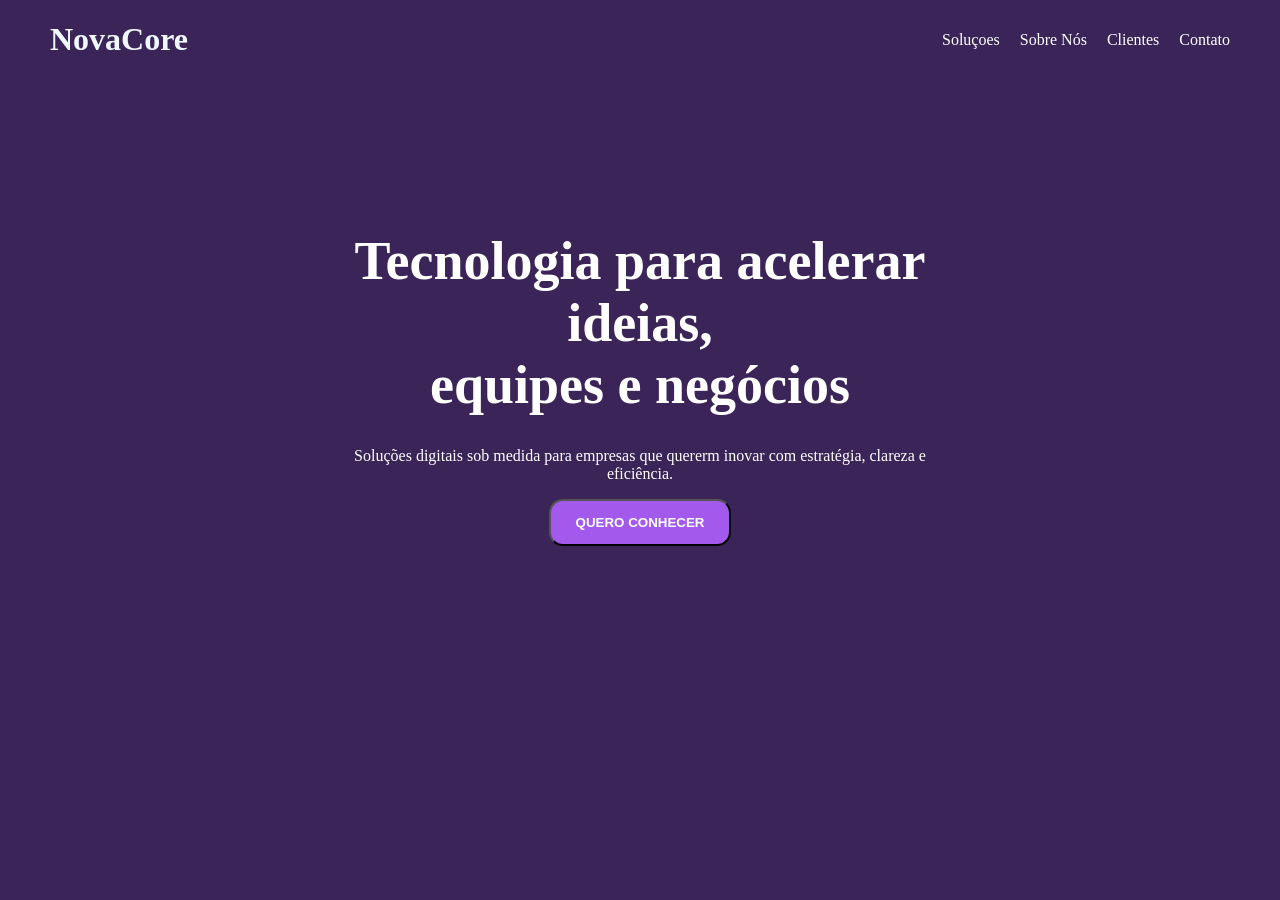
<file: index.html>
<!DOCTYPE html>
<html lang="Pt-br">
<head>
    <meta charset="UTF-8">
    <meta name="viewport" content="width=device-width, initial-scale=1.0">
    <link rel="stylesheet" href=".\style.css">
    <title>Document</title>
</head>
<body>

    <header >
      <div class="logo">
         <h1>NovaCore</h1>
        </div>
        <nav>
            <a href="">Soluçoes</a>
            <a href="">Sobre Nós</a>
            <a href="">Clientes</a>
            <a href="">Contato</a>
        </nav>
    </header>
    

    <section class="container">
        <h1>Tecnologia para acelerar <br>ideias,<br> equipes e negócios</h1>
        <p>Soluções digitais sob medida para empresas que quererm inovar com estratégia, clareza e <br>eficiência.</p>
        <button>QUERO CONHECER</button>
    </section>
    

</body>
</html>
</file>
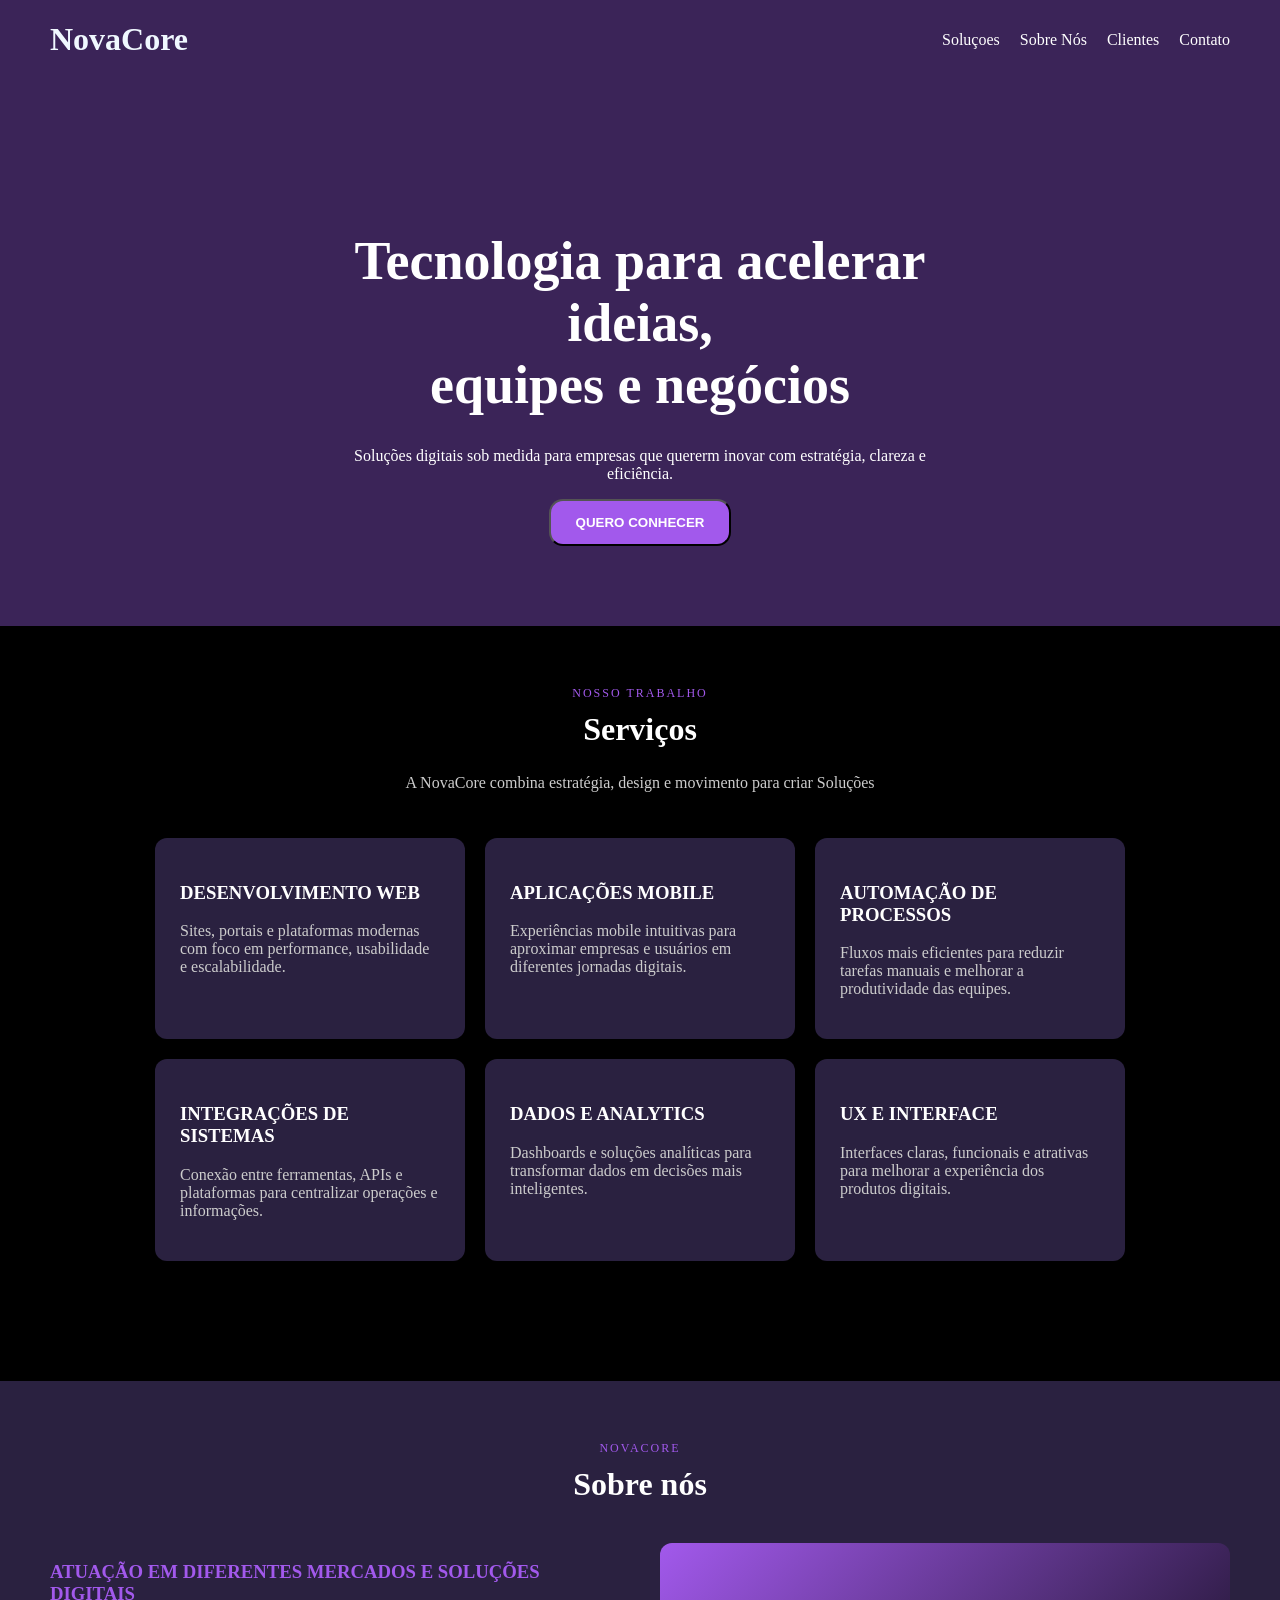
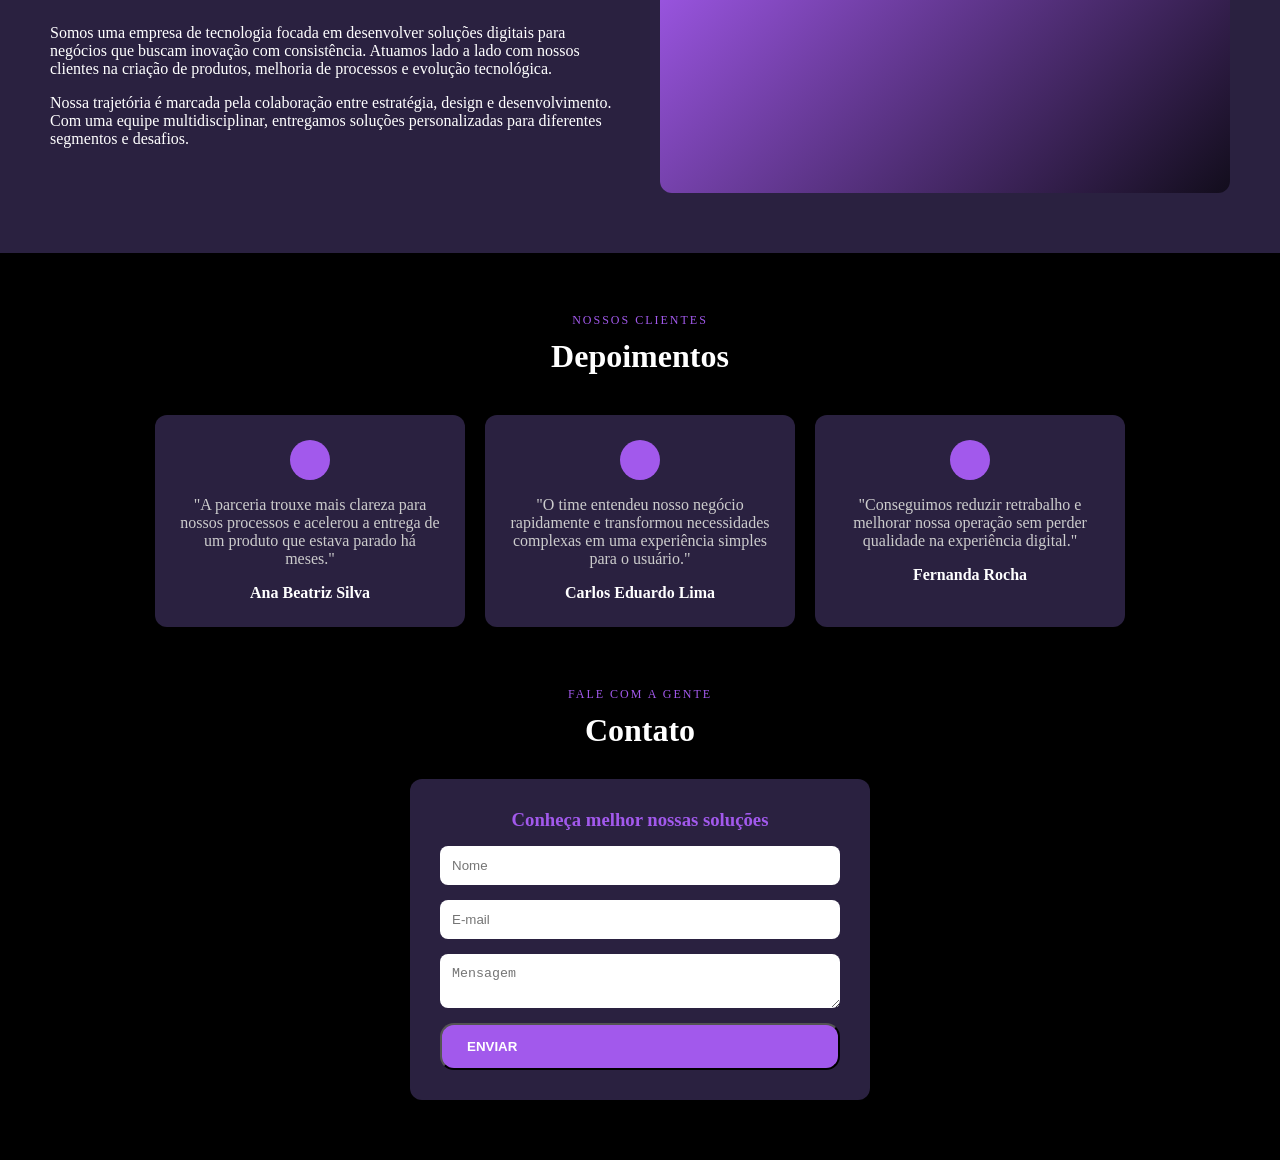
<file: revisao/index.html>
<!DOCTYPE html>
<html lang="Pt-br">
<head>
    <meta charset="UTF-8">
    <meta name="viewport" content="width=device-width, initial-scale=1.0">
    <link rel="stylesheet" href=".\style.css">
    <title>Document</title>
</head>
<body>

    <header >
      <div class="logo">
         <h1>NovaCore</h1>
        </div>
        <nav>
            <a href="">Soluçoes</a>
            <a href="">Sobre Nós</a>
            <a href="">Clientes</a>
            <a href="">Contato</a>
        </nav>
    </header>


    <section class="container">
        <h1>Tecnologia para acelerar <br>ideias,<br> equipes e negócios</h1>
        <p>Soluções digitais sob medida para empresas que quererm inovar com estratégia, clareza e <br>eficiência.</p>
        <button>QUERO CONHECER</button>
    </section>

    <section class="container2">
            <header>
                <span class="titulo">NOSSO TRABALHO</span>
                <h2 class="subtitulo">Serviços</h2>
                <p class="descricao">A NovaCore combina estratégia, design e movimento para criar Soluções</p>
            </header>

            <div class="cards">
                <div class="card">
                    <h3>DESENVOLVIMENTO WEB</h3>
                    <p>Sites, portais e plataformas modernas com foco em performance, usabilidade e escalabilidade.</p>
                </div>
                <div class="card">
                    <h3>APLICAÇÕES MOBILE</h3>
                    <p>Experiências mobile intuitivas para aproximar empresas e usuários em diferentes jornadas digitais.</p>
                </div>
                <div class="card">
                    <h3>AUTOMAÇÃO DE PROCESSOS</h3>
                    <p>Fluxos mais eficientes para reduzir tarefas manuais e melhorar a produtividade das equipes.</p>
                </div>
                <div class="card">
                    <h3>INTEGRAÇÕES DE SISTEMAS</h3>
                    <p>Conexão entre ferramentas, APIs e plataformas para centralizar operações e informações.</p>
                </div>
                <div class="card">
                    <h3>DADOS E ANALYTICS</h3>
                    <p>Dashboards e soluções analíticas para transformar dados em decisões mais inteligentes.</p>
                </div>
                <div class="card">
                    <h3>UX E INTERFACE</h3>
                    <p>Interfaces claras, funcionais e atrativas para melhorar a experiência dos produtos digitais.</p>
                </div>
            </div>
    </section>

    <section class="sobre">
        <span class="titulo">NOVACORE</span>
        <h2 class="subtitulo">Sobre nós</h2>
        <div class="sobre-conteudo">
            <div class="sobre-texto">
                <h3>ATUAÇÃO EM DIFERENTES MERCADOS E SOLUÇÕES DIGITAIS</h3>
                <p>Somos uma empresa de tecnologia focada em desenvolver soluções digitais para negócios que buscam inovação com consistência. Atuamos lado a lado com nossos clientes na criação de produtos, melhoria de processos e evolução tecnológica.</p>
                <p>Nossa trajetória é marcada pela colaboração entre estratégia, design e desenvolvimento. Com uma equipe multidisciplinar, entregamos soluções personalizadas para diferentes segmentos e desafios.</p>
            </div>
            <div class="sobre-imagem"></div>
        </div>
    </section>

    <section class="depoimentos">
        <span class="titulo">NOSSOS CLIENTES</span>
        <h2 class="subtitulo">Depoimentos</h2>
        <div class="cards">
            <div class="card depoimento">
                <div class="foto"></div>
                <p>"A parceria trouxe mais clareza para nossos processos e acelerou a entrega de um produto que estava parado há meses."</p>
                <strong>Ana Beatriz Silva</strong>
            </div>
            <div class="card depoimento">
                <div class="foto"></div>
                <p>"O time entendeu nosso negócio rapidamente e transformou necessidades complexas em uma experiência simples para o usuário."</p>
                <strong>Carlos Eduardo Lima</strong>
            </div>
            <div class="card depoimento">
                <div class="foto"></div>
                <p>"Conseguimos reduzir retrabalho e melhorar nossa operação sem perder qualidade na experiência digital."</p>
                <strong>Fernanda Rocha</strong>
            </div>
        </div>

        <span class="titulo">FALE COM A GENTE</span>
        <h2 class="subtitulo">Contato</h2>
        <form class="contato">
            <h3>Conheça melhor nossas soluções</h3>
            <input type="text" placeholder="Nome">
            <input type="email" placeholder="E-mail">
            <textarea placeholder="Mensagem"></textarea>
            <button>ENVIAR</button>
        </form>
    </section>

</body>
</html>
</file>
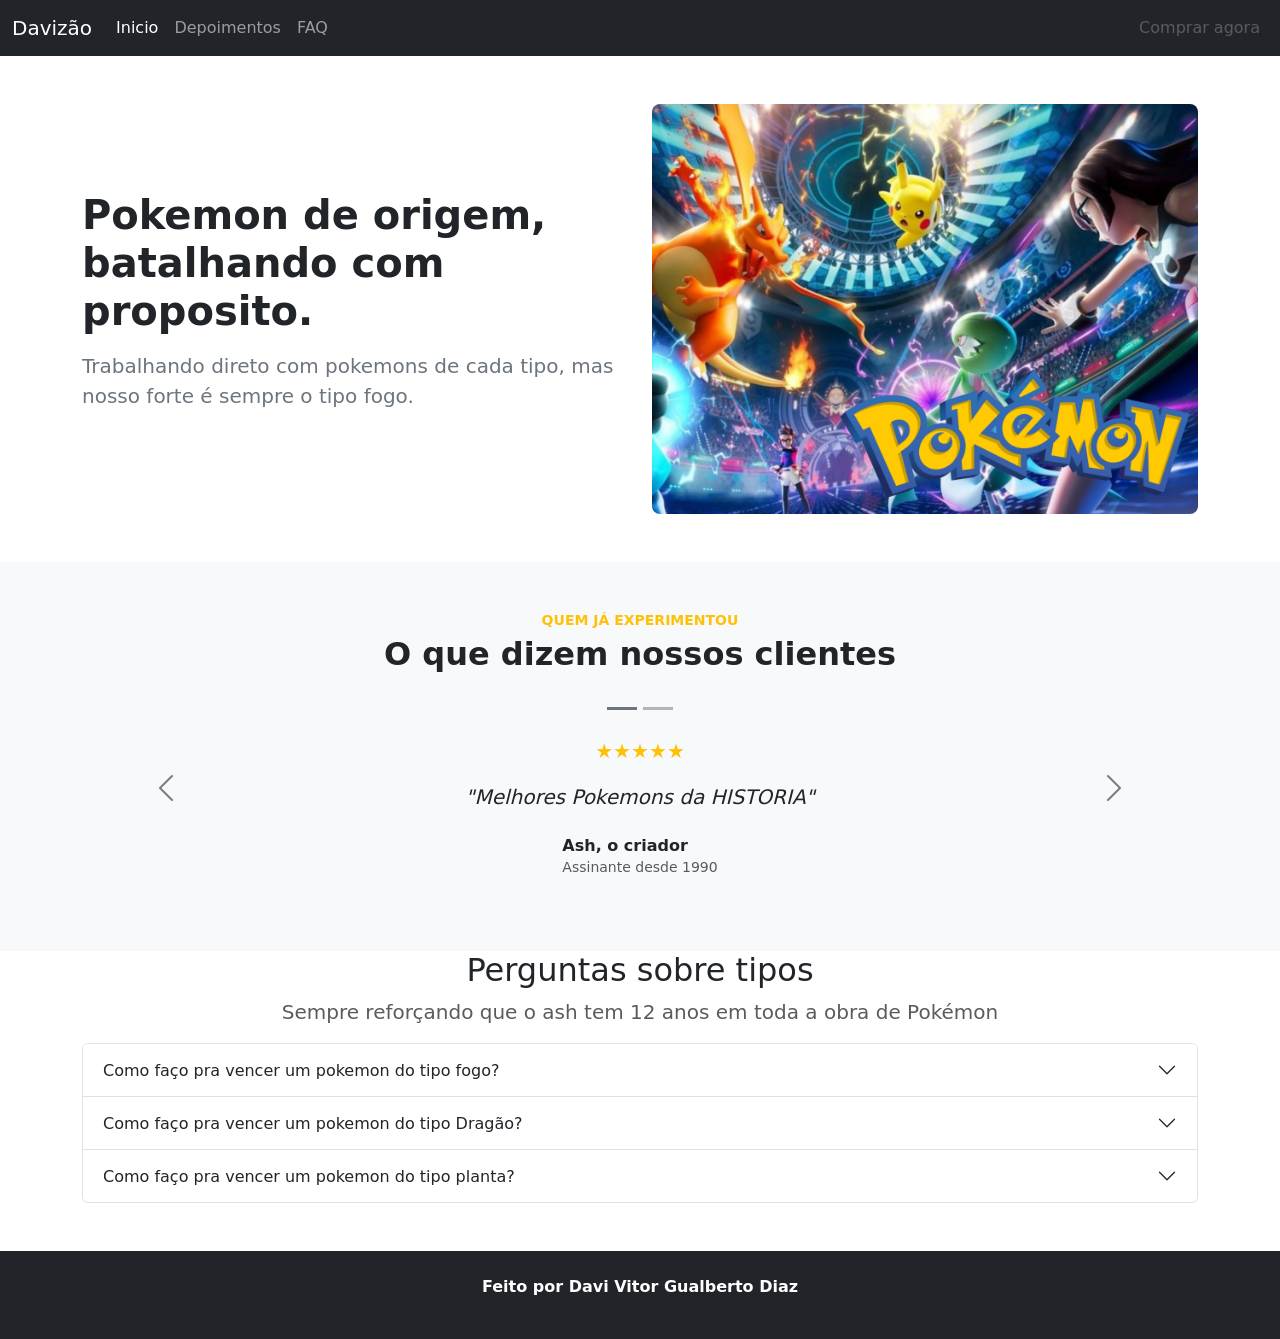
<file: indexboots.html>
<!DOCTYPE html>
<html lang="Pt-br">
<head>
    <meta charset="UTF-8">
    <meta name="viewport" content="width=device-width, initial-scale=1.0">
<link href="https://cdn.jsdelivr.net/npm/bootstrap@5.3.8/dist/css/bootstrap.min.css" rel="stylesheet"
    integrity="sha384-sRIl4kxILFvY47J16cr9ZwB07vP4J8+LH7qKQnuqkuIAvNWLzeN8tE5YBujZqJLB" crossorigin="anonymous">
    <link rel="stylesheet" href="./stylee.css">
    <title>Landing Pagee</title>
</head>
<body>
    

    <nav class="navbar navbar-expand-lg bg-dark " data-bs-theme="dark" >
        <div class="container-fluid">
            <a class="navbar-brand" href="#" >Davizão</a>
            <button class="navbar-toggler" type="button" data-bs-toggle="collapse" data-bs-target="#navbarNavAltMarkup"
                aria-controls="navbarNavAltMarkup" aria-expanded="false" aria-label="Toggle navigation" >
                <span class="navbar-toggler-icon"></span>
            </button>
            <div class="collapse navbar-collapse" id="navbarNavAltMarkup">
    
            <div class="navbar-nav w-100">
                <a class="nav-link active" aria-current="page" href="#">Inicio</a>
                <a class="nav-link" href="#">Depoimentos</a>
                <a class="nav-link" href="#">FAQ</a>
                <a class="nav-link disabled lead ms-auto " aria-disabled="true">Comprar agora</a>
            </div>
        </div>
        </div>
    </nav>

   <div class="container my-5">
  <div class="row align-items-center g-4">
    
    
    <div class="col-12 col-md-6">
      <h1 class="fw-bold display-6 mb-3">
        Pokemon de origem, <br> batalhando com proposito.
      </h1>
      <p class="lead text-secondary">
        Trabalhando direto com pokemons de cada tipo, mas nosso forte é sempre o tipo fogo.
      </p>
    </div>

    
    <div class="col-12 col-md-6 text-center text-md-end">
      <img src="./Pokmon-Champions-Free-to-Start-q82-w2560-h.webp" alt="Pokémon" class="img-fluid rounded-3">
    </div>

  </div>
</div>


  


<section class="py-5 bg-light text-center">
  <div class="container mb-4">
    
    
    <p class="text-uppercase text-warning fw-semibold small tracking-wide mb-1">
      QUEM JÁ EXPERIMENTOU
    </p>
    <h2 class="fw-bold mb-4">
      O que dizem nossos clientes
    </h2>

    
    <div id="carouselDepoimentos" class="carousel slide" data-bs-ride="carousel">
      
      
      <div class="carousel-indicators position-relative mt-4">
        <button type="button" data-bs-target="#carouselDepoimentos" data-bs-slide-to="0" class="active bg-secondary" aria-current="true" aria-label="Slide 1"></button>
        <button type="button" data-bs-target="#carouselDepoimentos" data-bs-slide-to="1" class="bg-secondary" aria-label="Slide 2"></button>
      </div>

      <div class="carousel-inner px-5">
        
       
        <div class="carousel-item active">
          <div class="row justify-content-center">
            <div class="col-md-8 col-lg-6">
              <div class="text-warning mb-3 fs-5">
                ★★★★★
              </div>
              <p class="fs-5 fst-italic text-dark mb-4">
                "Melhores Pokemons da HISTORIA"
              </p>
              <div class="d-flex align-items-center justify-content-center gap-3">
                <div class="text-start">
                  <h6 class="fw-bold mb-0">Ash, o criador</h6>
                  <small class="text-muted">Assinante desde 1990</small>
                </div>
              </div>
            </div>
          </div>
        </div>

        
        <div class="carousel-item">
          <div class="row justify-content-center">
            <div class="col-md-8 col-lg-6">
              <div class="text-warning mb-3 fs-5">
                ★★★★★
              </div>
              <p class="fs-5 fst-italic text-dark mb-4">
                "Como não batalhar com pokemons de OTIMA qualidaade"
              </p>
              <div class="d-flex align-items-center justify-content-center gap-3">
                <div class="text-start">
                  <h6 class="fw-bold mb-0">Davi, the creator</h6>
                  <small class="text-muted">Assinante desde A.C</small>
                </div>
              </div>
            </div>
          </div>
        </div>

      </div>

      <!--botoes de proximo e anterior-->
      <button class="carousel-control-prev" type="button" data-bs-target="#carouselDepoimentos" data-bs-slide="prev">
        <span class="carousel-control-prev-icon" style="filter: invert(1);" aria-hidden="true"></span>
        <span class="visually-hidden">Anterior</span>
      </button>

      <button class="carousel-control-next" type="button" data-bs-target="#carouselDepoimentos" data-bs-slide="next">
        <span class="carousel-control-next-icon" style="filter: invert(1);" aria-hidden="true"></span>
        <span class="visually-hidden">Próximo</span>
      </button>
      <!--acabou os botoes-->

    </div>
  </div>
    

  </section>
<!--começar o acordeao-->

    <section class="gap-3">
        <div class="container mb-5">
          <div class="text-center">
             <h2>Perguntas sobre tipos</h2>
             <p class="lead text-muted">Sempre reforçando que o ash tem 12 anos em toda a obra de Pokémon</p>
        </div>

        <div class="accordion" id="chapters">
  <div class="accordion-item">
    <h2 class="accordion-header " id="heading">
      <button class="accordion-button collapsed" type="button" data-bs-toggle="collapse" data-bs-target="#flush-collapseOne" aria-expanded="false" aria-controls="flush-collapseOne">
        Como faço pra vencer um pokemon do tipo fogo?
      </button>
    </h2>
    <div id="flush-collapseOne" class="accordion-collapse collapse" data-bs-parent="#accordionFlush">
      <div class="accordion-body">Para vencer um pokemon tem que usar a fraqueza dele que é Agua. Exemplo: Greninja vs Charizard, quem ganha? (o Greninja vai ganhar pois é do tipo Agua)</div>
    </div>
  </div>
  <div class="accordion-item">
    <h2 class="accordion-header">
      <button class="accordion-button collapsed" type="button" data-bs-toggle="collapse" data-bs-target="#flush-collapseTwo" aria-expanded="false" aria-controls="flush-collapseTwo">
        Como faço pra vencer um pokemon do tipo Dragão?
      </button>
    </h2>
    <div id="flush-collapseTwo" class="accordion-collapse collapse" data-bs-parent="#accordionFlushExample">
      <div class="accordion-body">Por incrivel que pareça, o tipo dragão perde para o tipo DRAGÃO e Fada. Exemplo: Rayquaza vs Dragonite. Quem ganha? (os dois são fraquezas iguais dando superefetivo em ambos. a situação ficaria diferente se fosse um Gardevoir que é do tipo fada contra algum dos dois).</div>
    </div>
  </div>
  <div class="accordion-item">
    <h2 class="accordion-header">
      <button class="accordion-button collapsed" type="button" data-bs-toggle="collapse" data-bs-target="#flush-collapseThree" aria-expanded="false" aria-controls="flush-collapseThree">
        Como faço pra vencer um pokemon do tipo planta?
      </button>
    </h2>
    <div id="flush-collapseThree" class="accordion-collapse collapse" data-bs-parent="#accordionFlushExample">
      <div class="accordion-body"> Para vencer o tipo planta a fraqueza é fogo. Exemplo: Charizard vs Venossauro. Quem ganha? (o Charizard vai ganhar pois ele é do tipo fogo).</div>

      <div class="d-flex flex-column align-items-center my-4"></div>

    </div>
  </div>
</div>
    </div>
<footer class="bg-dark text-white p-4 fw-bold text-center">
  <div class="container">
    <p >Feito por Davi Vitor Gualberto Diaz</p>
  </div>
</footer>
  </div>
</section>





    <script src="https://cdn.jsdelivr.net/npm/bootstrap@5.3.8/dist/js/bootstrap.bundle.min.js"
        integrity="sha384-FKyoEForCGlyvwx9Hj09JcYn3nv7wiPVlz7YYwJrWVcXK/BmnVDxM+D2scQbITxI"
        crossorigin="anonymous">
    </script>
</body>
</html>
</file>
<file: stylee.css>
.imagem{
    size: 15px;
}
</file>
